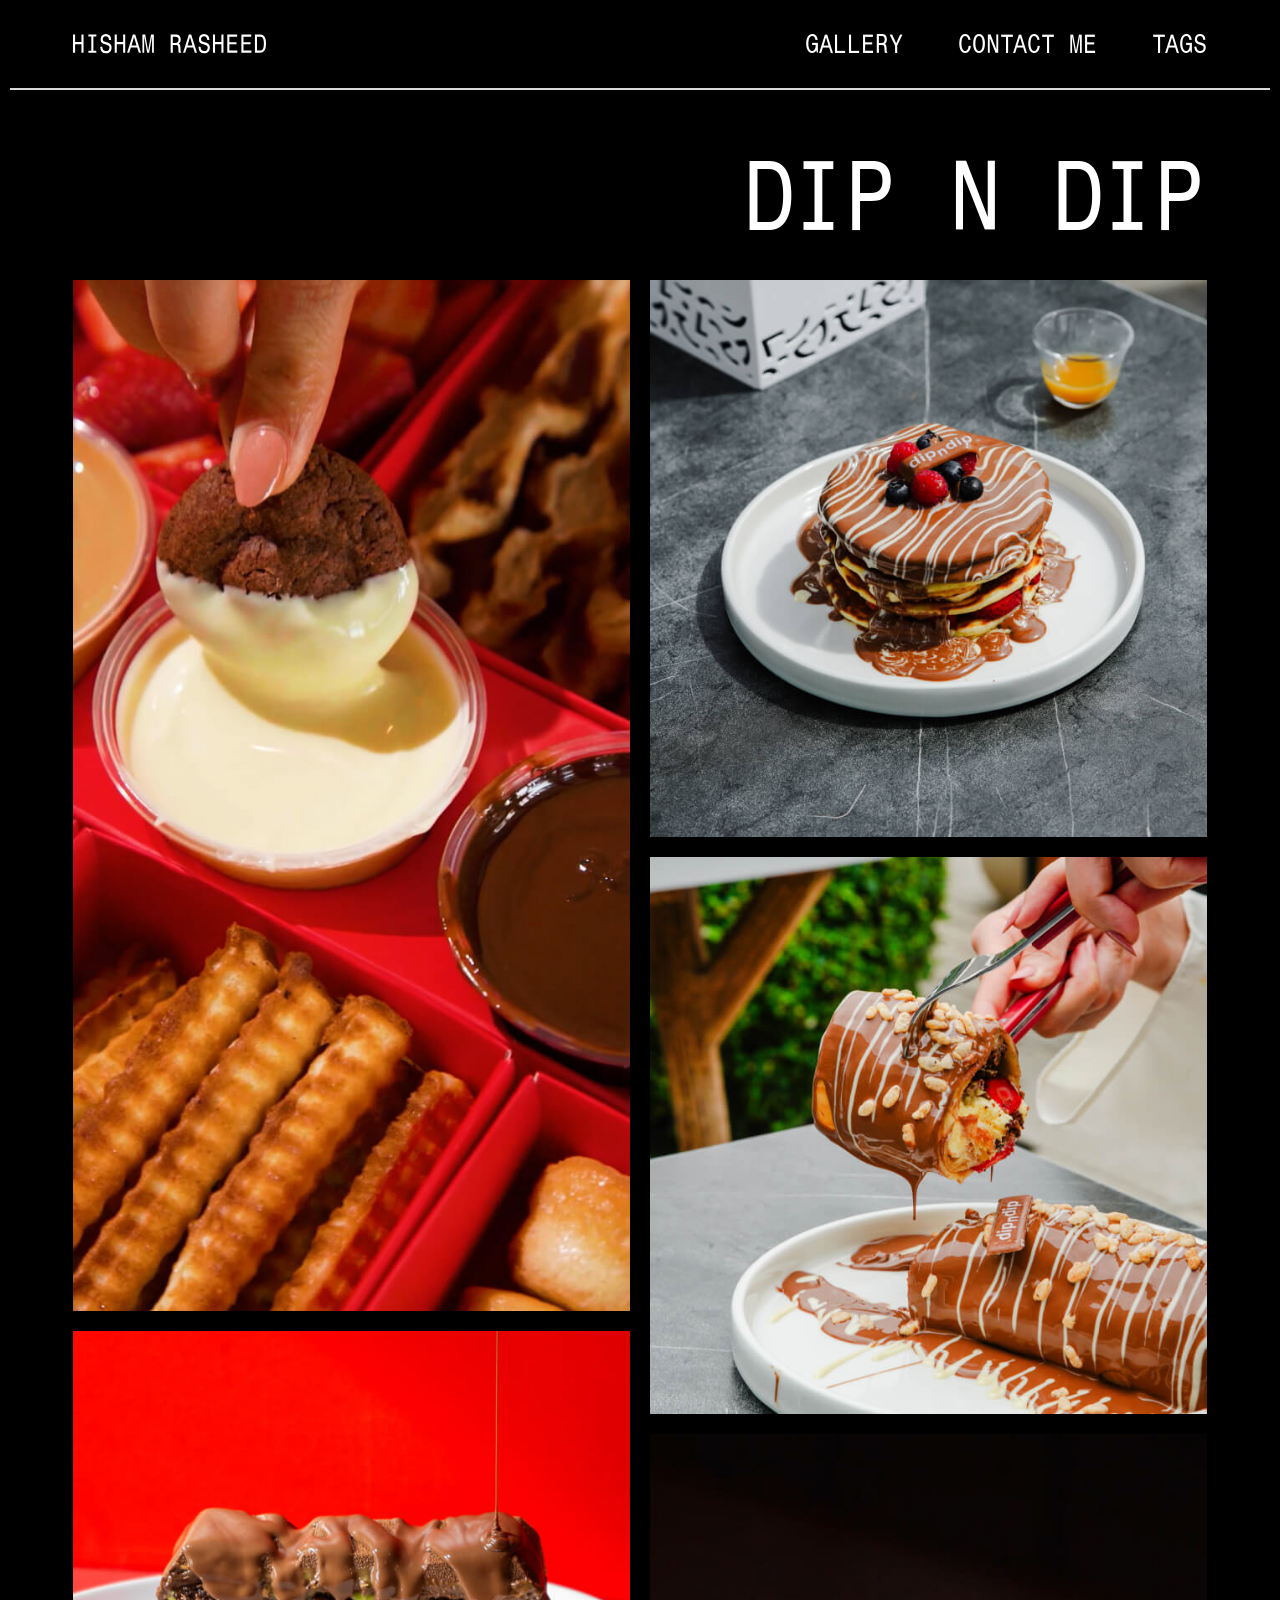
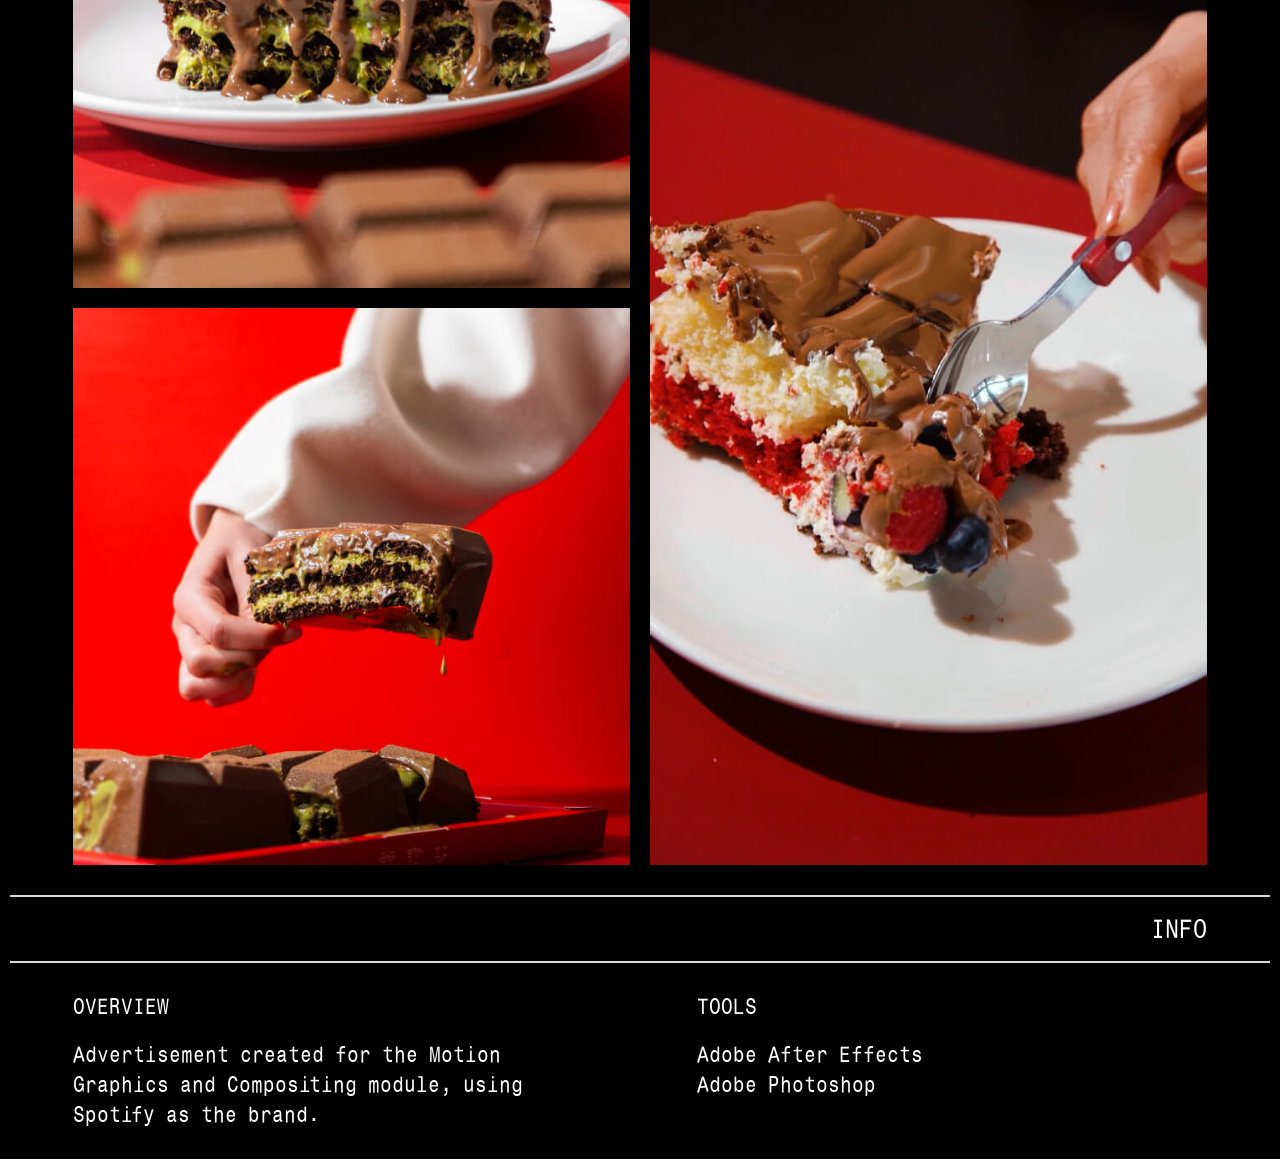
<file: dip-n-dip.html>
<!DOCTYPE html>
<html>

<head>
    <title>Hisham Rasheed</title>
    <meta name="viewport" content="width=device-width, initial-scale=1.0">
    <link rel="icon" href="images/favicon.ico" type="image/x-icon">
    <link
        href="https://fonts.googleapis.com/css2?family=Roboto:ital,wght@0,100;0,300;0,400;0,500;0,700;0,900;1,400;1,500&amp;display=swap"
        rel="stylesheet">
    <!-- <link rel="shortcut icon" type="image/png" href="/static/frontend/images/favicon.ico" /> -->
    <link rel="stylesheet" href="fonts/fonts.css">
    <link rel="stylesheet" href="css/aos.css">
        <link rel="stylesheet" href="css/jquery.fancybox.min.css">
    <link rel="stylesheet" href="css/style.css">
    <link rel="stylesheet" href="css/responsive.css">

</head>

<body>
  

    <div class="header">
        <div class="container">

            
    <div class="header-inner">
                <div class="logo-main">
                    <a href="index.html">
                    <img src="images/logo.svg">
                    </a>
                </div>

                <button type="button" class="nav-toggle" id="navToggle" aria-expanded="false" aria-controls="site-nav" aria-label="Open menu">
                    <span class="nav-toggle__bar" aria-hidden="true"></span>
                    <span class="nav-toggle__bar" aria-hidden="true"></span>
                    <span class="nav-toggle__bar" aria-hidden="true"></span>
                </button>
                <div class="nav-backdrop" id="navBackdrop" aria-hidden="true"></div>
                <nav id="site-nav">
                    <ul>
                        <li><a href="index.html#gallery">GALLERY</a></li>
                        <li><a href="contact.html">CONTACT ME</a></li>
                        <li><a href="tag.html">TAGS</a></li>
                    </ul>
                </nav>
            </div>
        </div>
    </div>




    <div class="portfolio_main">
 <div class="container">
                <div class="page-title-main">
 <h4>DIP N DIP</h4>
                </div>

                 <div class="video-portfolio">
                <div class="illustartion-portfolio">

                    <div class="illustartion-main">
                                        <ul>
 <li>
                     
                              <div class="illustration-box">
                                      
        <img src="images/dip1.jpg" alt="">
   
                              </div>

                              </li>

                                </li>

                               <div class="illustration-box">
                                       
        <img src="images/dip2.jpg" alt="">
    
                              </div>

                              </li>

                                  <li>
                               <div class="illustration-box">
                                     
        <img src="images/dip3.jpg" alt="">
   
                              </div>

                              </li>
                                        </ul>
                                </div>

                  <div class="illustartion-main">
                           <ul>
                            <li>
                     
                              <div class="illustration-box">
                               <img src="images/dip4.jpg" alt="">
                              </div>

                              </li>

                            


                              <li>
                     
                              <div class="illustration-box">
                                           <img src="images/dip5.jpg" alt="">
                              </div>

                               </li>

                              <li>

                            


                               <div class="illustration-box">
                                                <img src="images/dip6.jpg" alt="">
                              </div>

                              </li>

    


                              
                              
                             
                           </ul>

                           </div>

                              
                </div>
                          
                </div>
                  
            </div>
      
    </div>


    <div class="info-section">
         <div class="info-section-title">
             <div class="container">
                      <h3>INFO</h3>
             </div>
         </div>

         <div class="info-section-content">
          <div class="container">
            <div class="info-section-content-inner">
                      <div class="info-section-left">
                           <div class="info-box">
                            <h4>OVERVIEW</h4>
                            <p>Advertisement created for the Motion Graphics and Compositing module, using Spotify as the brand.</p>
                           </div>

                          
                      </div> 
                       <div class="info-section-right">
                          <div class="info-box">
                            <h4>TOOLS</h4>
                          <ul>         
<li>Adobe After Effects</li>
<li>Adobe Photoshop </li>
                            </ul>
                           </div>
                       </div> 
                       </div>
                        </div> 
         </div>
    </div>
      



</body>

<script src="js/jquery.min.js"></script>
 <script src="js/jquery.fancybox.min.js"></script>
<script src="js/aos.js"></script>
<script src="js/aos-init.js"></script>
<script src="js/site-nav.js"></script>


<script>
  $(document).ready(function() {
    $("[data-fancybox]").fancybox({
      hash: false,
      youtube: {
        controls: 1,
        showinfo: 1
      }
    });
  });
</script>


</html>
</file>
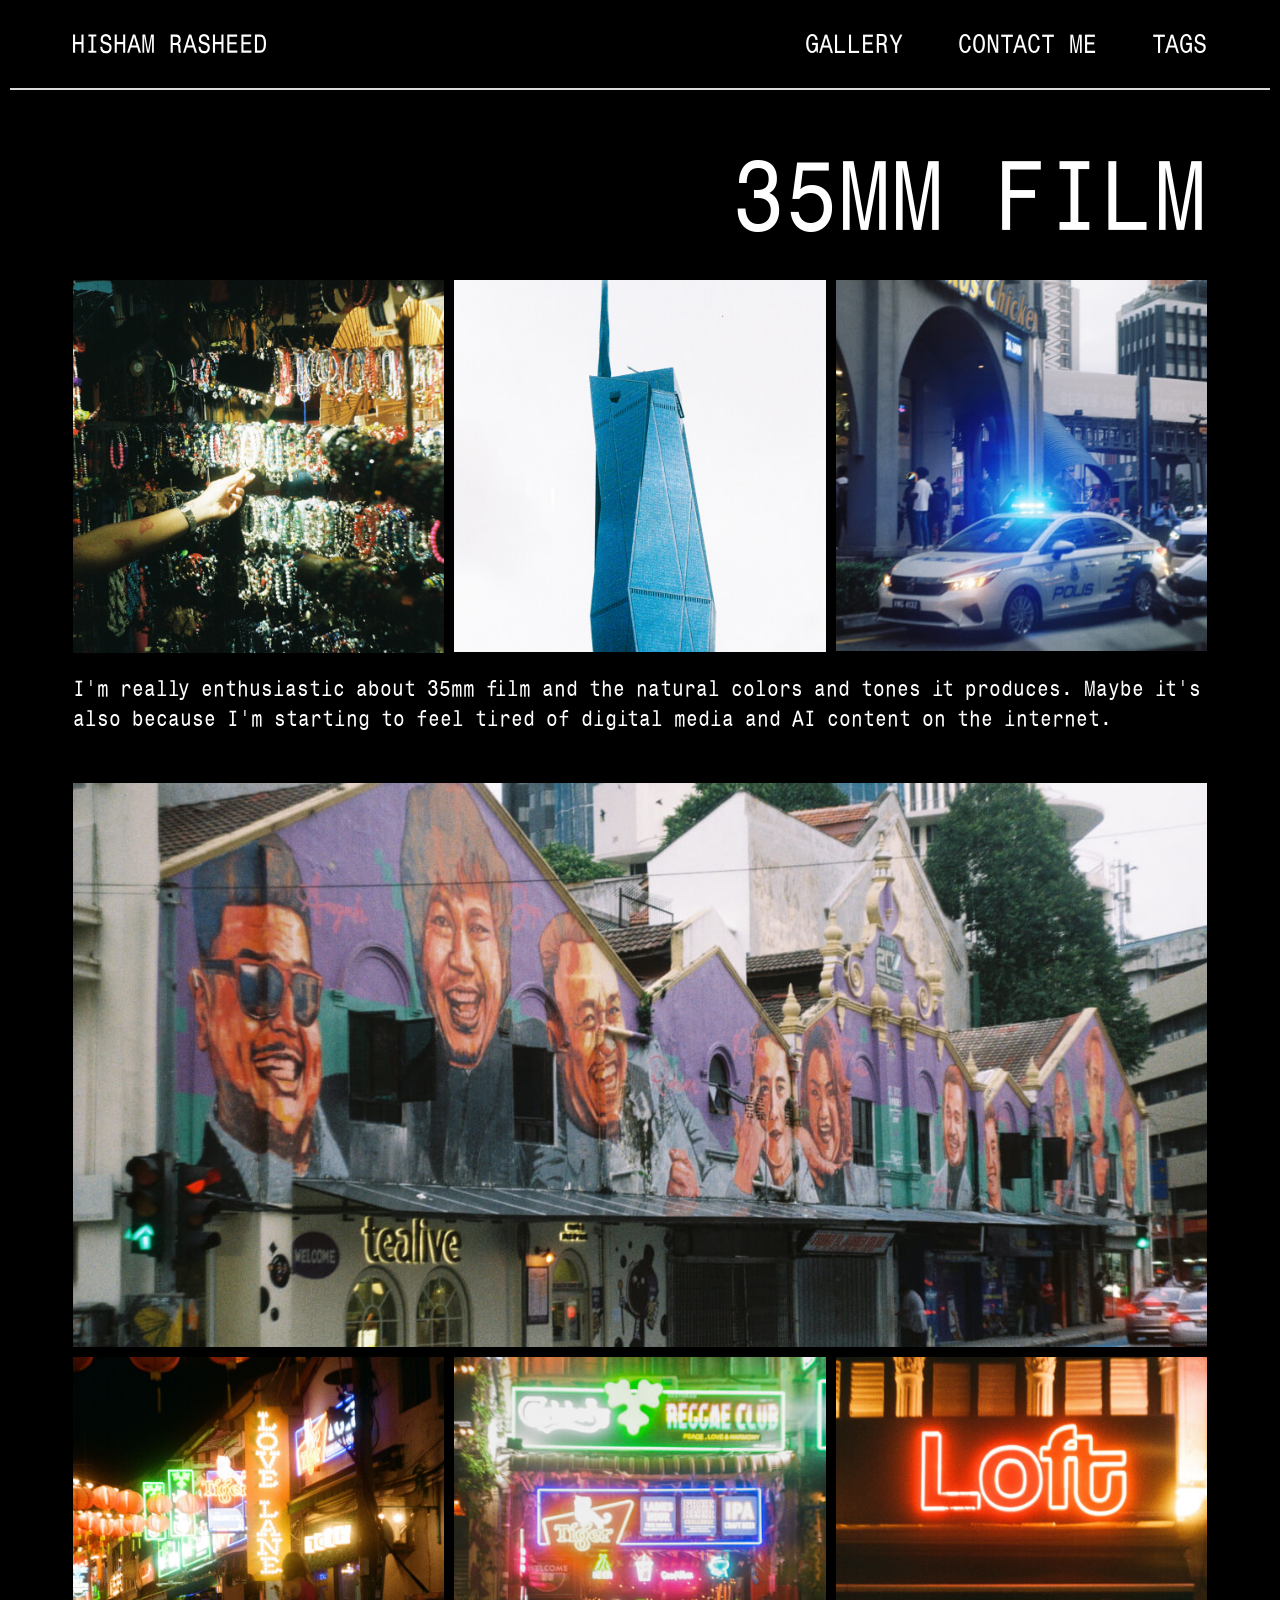
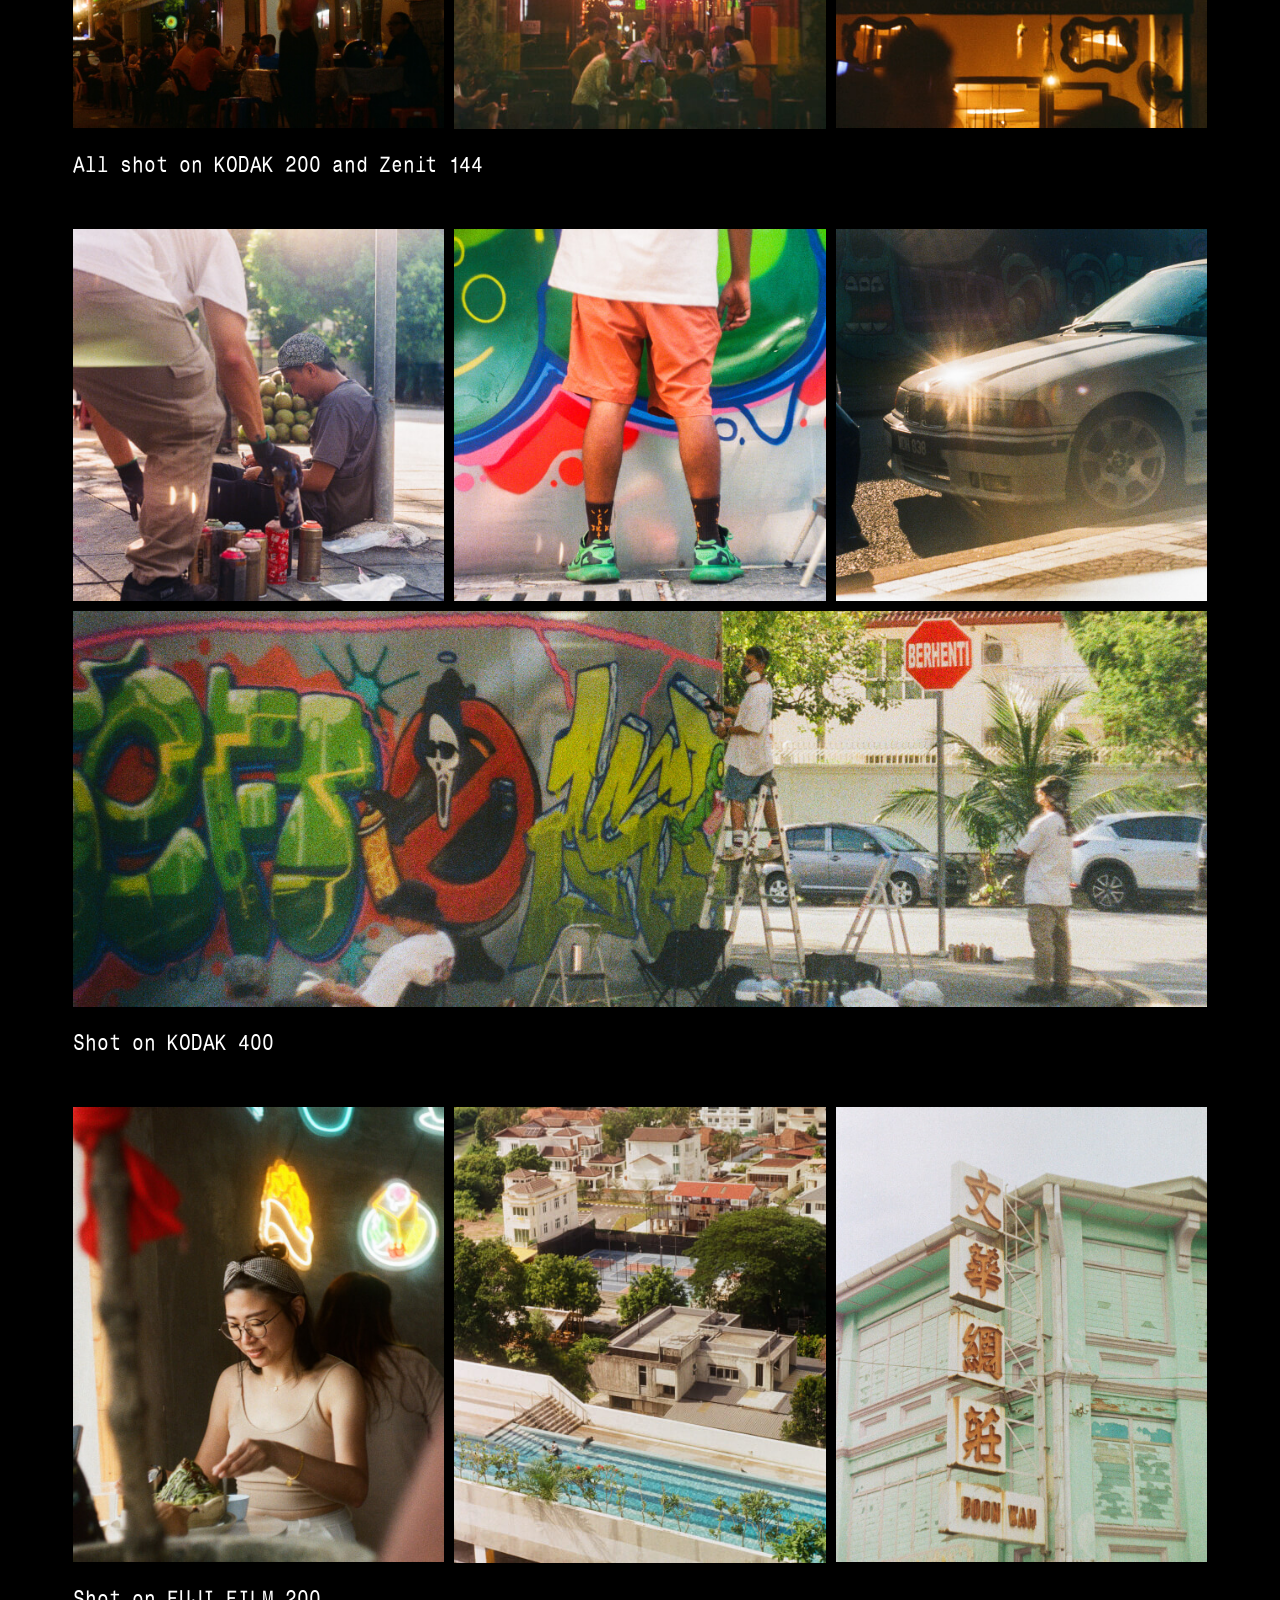
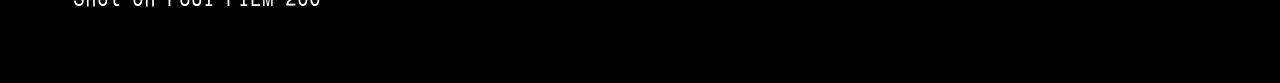
<file: filim.html>
<!DOCTYPE html>
<html>

<head>
    <title>Hisham Rasheed</title>
    <meta name="viewport" content="width=device-width, initial-scale=1.0">
    <link rel="icon" href="images/favicon.ico" type="image/x-icon">
    <link
        href="https://fonts.googleapis.com/css2?family=Roboto:ital,wght@0,100;0,300;0,400;0,500;0,700;0,900;1,400;1,500&amp;display=swap"
        rel="stylesheet">
    <!-- <link rel="shortcut icon" type="image/png" href="/static/frontend/images/favicon.ico" /> -->
    <link rel="stylesheet" href="fonts/fonts.css">
    <link rel="stylesheet" href="css/aos.css">
        <link rel="stylesheet" href="css/jquery.fancybox.min.css">
    <link rel="stylesheet" href="css/style.css">
    <link rel="stylesheet" href="css/responsive.css">

</head>

<body>
  

    <div class="header">
        <div class="container">

            
    <div class="header-inner">
                <div class="logo-main">
                    <a href="index.html">
                    <img src="images/logo.svg">
                    </a>
                </div>

                <button type="button" class="nav-toggle" id="navToggle" aria-expanded="false" aria-controls="site-nav" aria-label="Open menu">
                    <span class="nav-toggle__bar" aria-hidden="true"></span>
                    <span class="nav-toggle__bar" aria-hidden="true"></span>
                    <span class="nav-toggle__bar" aria-hidden="true"></span>
                </button>
                <div class="nav-backdrop" id="navBackdrop" aria-hidden="true"></div>
                <nav id="site-nav">
                    <ul>
                        <li><a href="index.html#gallery">GALLERY</a></li>
                        <li><a href="contact.html">CONTACT ME</a></li>
                        <li><a href="tag.html">TAGS</a></li>
                    </ul>
                </nav>
            </div>
        </div>
    </div>




    <div class="portfolio_main">
 <div class="container">
                <div class="page-title-main">
 <h4>35mm FILM</h4>
                </div>

                

                <div class="filim-portfolio">

                     <div class="filim-portfolio-wrap">

                       <div class="filim-portfolio-third">
                                   <ul>
                                       <li>
                                        <div class="filim-portfolio-single">
                            
<img src="images/filim06.jpg" alt="">

                                        </div>
                                       </li>

                                         <li>
                                        <div class="filim-portfolio-single">
                                          
<img src="images/filim07.jpg" alt="">

                                        </div>
                                       </li>


                                         <li>
                                        <div class="filim-portfolio-single">
                                   
<img src="images/filim08.jpg" alt="">

                                        </div>
                                       </li>
                                   </ul>
                       </div>

                        <div class="filim-portfolio-content">
                              <p>I'm really enthusiastic about 35mm film and the natural colors and tones it produces. Maybe it's also because I'm starting to feel tired of digital media and AI content on the internet.</p>
                              </div>

                              </div>




                    <div class="filim-portfolio-wrap">
                            <div class="filim-portfolio-banner">
                                
                                
<img src="images/filim-banner1.jpg" alt="">

                             
                            </div>


                    

                       <div class="filim-portfolio-third">
                                   <ul>
                                       <li>
                                        <div class="filim-portfolio-single">
                                      
<img src="images/filim02.jpg" alt="">

                                        </div>
                                       </li>

                                         <li>
                                        <div class="filim-portfolio-single">
                                             
<img src="images/filim03.jpg" alt="">

                                        </div>
                                       </li>


                                         <li>
                                        <div class="filim-portfolio-single">
                                            
<img src="images/filim04.jpg" alt="">

                                        </div>
                                       </li>
                                   </ul>
                       </div>

                        <div class="filim-portfolio-content">
                              <p>All shot on KODAK 200 and Zenit 144</p>
                              </div>

                              </div>


                              
                    <div class="filim-portfolio-wrap">
                       


                    

                       <div class="filim-portfolio-third">
                                   <ul>
                                       <li>
                                        <div class="filim-portfolio-single">
                                         
<img src="images/filim09.jpg" alt="">

                                        </div>
                                       </li>

                                         <li>
                                        <div class="filim-portfolio-single">
                                        
<img src="images/filim10.jpg" alt="">

                                        </div>
                                       </li>


                                         <li>
                                        <div class="filim-portfolio-single">
                                              
<img src="images/filim11.jpg" alt="">

                                        </div>
                                       </li>
                                   </ul>
                       </div>

                            <div class="filim-portfolio-banner">
                                
                                       
<img src="images/filim12.jpg" alt="">

                             
                            </div>

                        <div class="filim-portfolio-content">
                              <p>Shot on KODAK 400</p>
                              </div>

                              </div>


                               <div class="filim-portfolio-wrap">
                       


                    

                       <div class="filim-portfolio-third">
                                   <ul>
                                       <li>
                                        <div class="filim-portfolio-single">
                                      
<img src="images/filim13.jpg" alt="">

                                        </div>
                                       </li>

                                         <li>
                                        <div class="filim-portfolio-single">
                                         
<img src="images/filim14.jpg" alt="">

                                        </div>
                                       </li>


                                         <li>
                                        <div class="filim-portfolio-single">
                                             
<img src="images/filim15.jpg" alt="">

                                        </div>
                                       </li>
                                   </ul>
                       </div>

                            

                        <div class="filim-portfolio-content">
                              <p>Shot on FUJI FILM 200</p>
                              </div>

                              </div>
                      
                  
            </div>
      
    </div>


</body>

<script src="js/jquery.min.js"></script>
 <script src="js/jquery.fancybox.min.js"></script>
<script src="js/aos.js"></script>
<script src="js/aos-init.js"></script>
<script src="js/site-nav.js"></script>


<script>
  $(document).ready(function() {
    $("[data-fancybox]").fancybox({
      hash: false,
      youtube: {
        controls: 1,
        showinfo: 1
      },
      beforeClose: function () {
        $(".fancybox-content video").each(function () {
          this.pause();
        });
      }
    });
  });
</script>


</html>
</file>
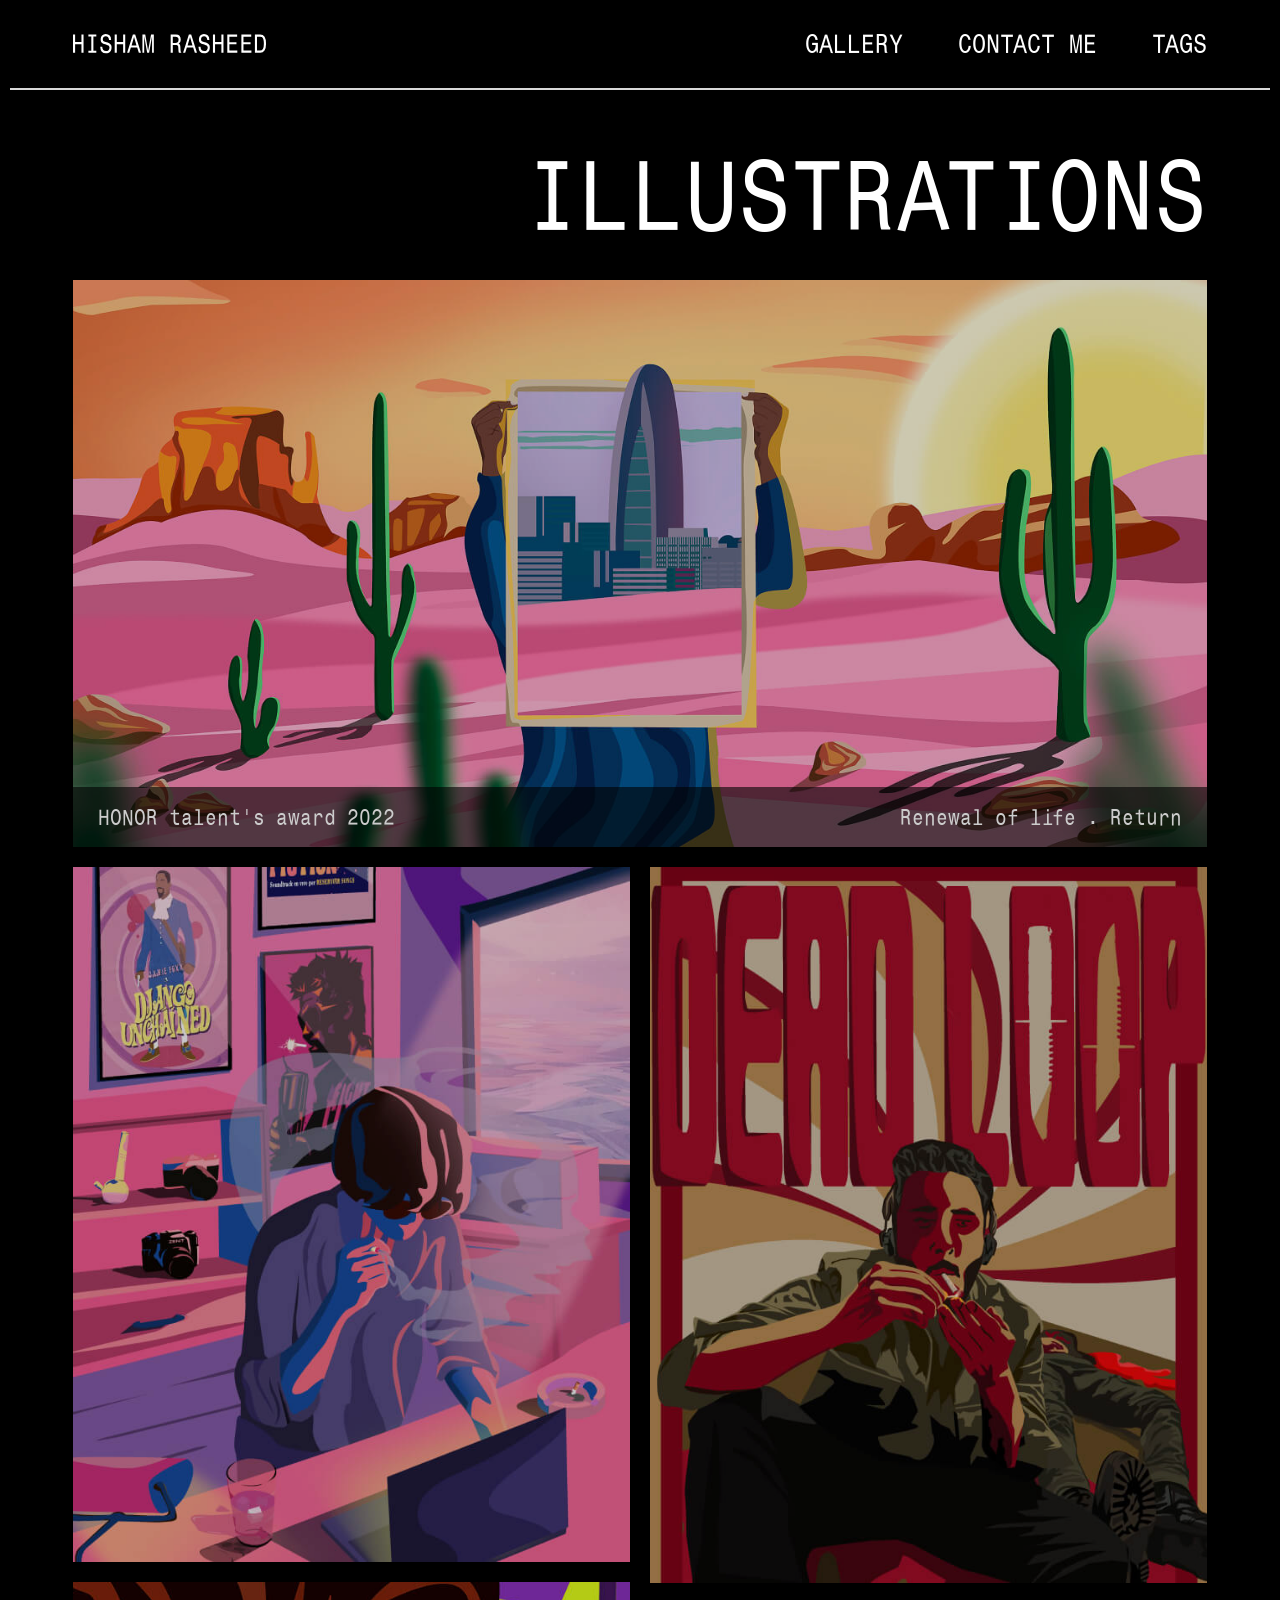
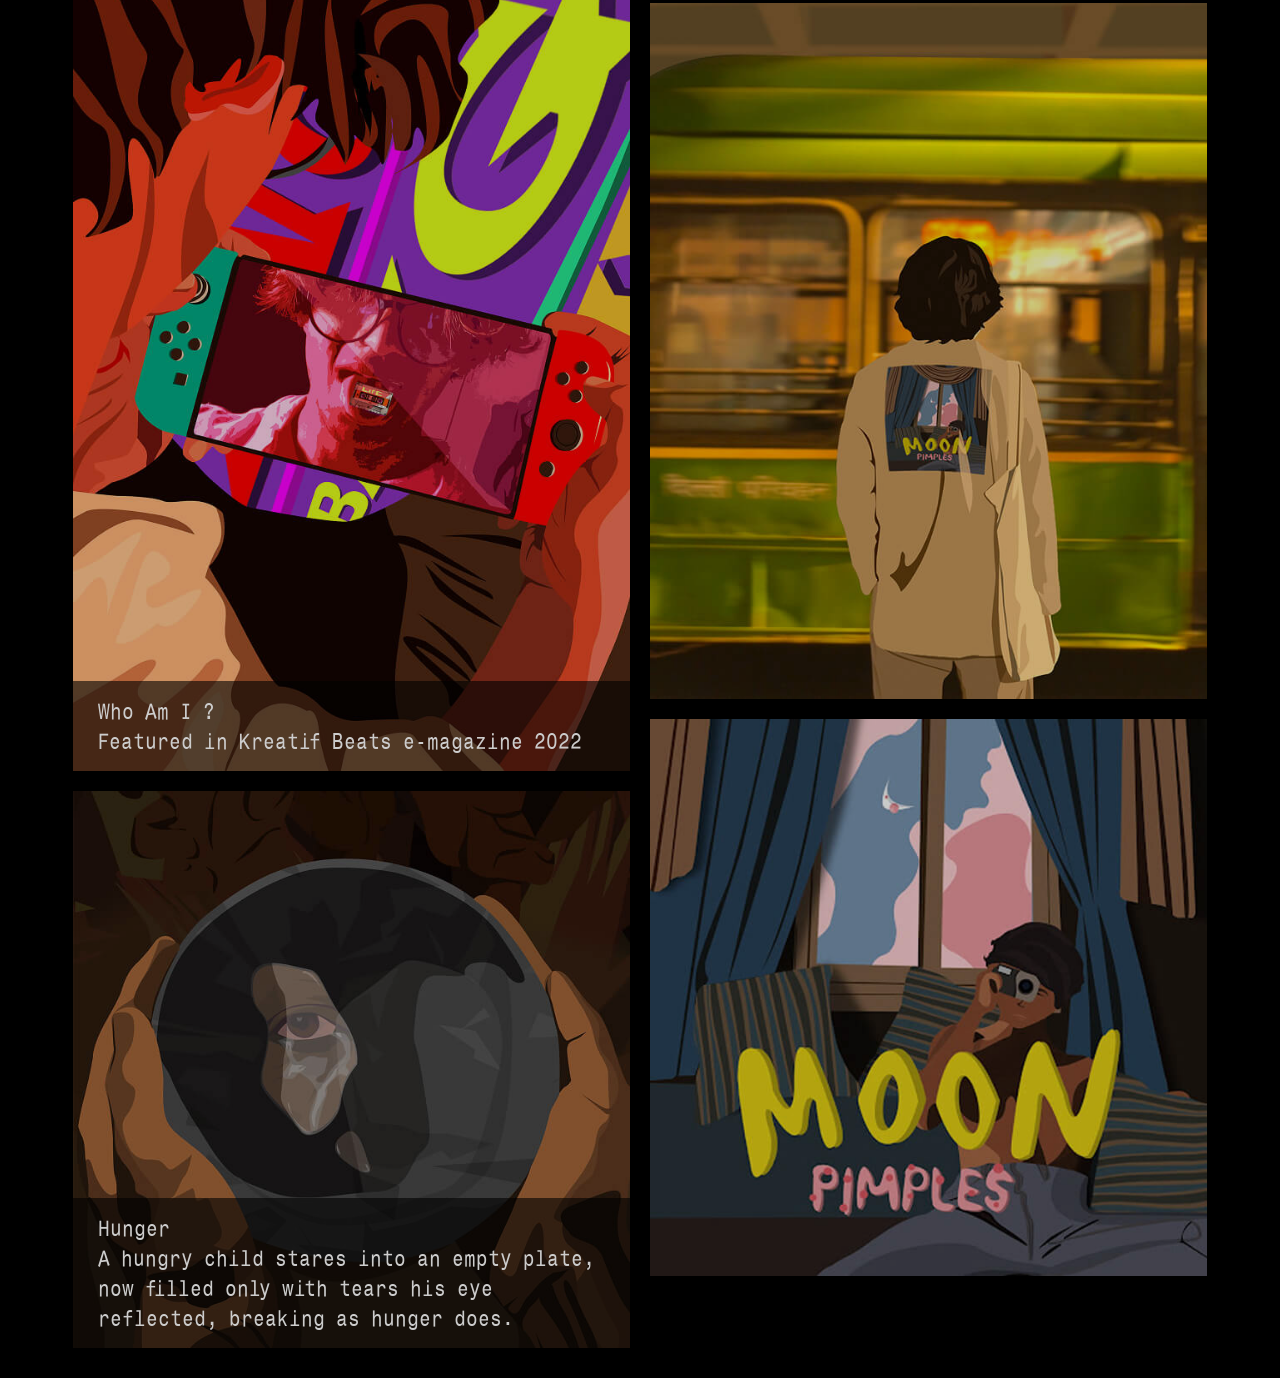
<file: illustrations.html>
<!DOCTYPE html>
<html>

<head>
    <title>Hisham Rasheed</title>
    <meta name="viewport" content="width=device-width, initial-scale=1.0">
    <link rel="icon" href="images/favicon.ico" type="image/x-icon">
    <link
        href="https://fonts.googleapis.com/css2?family=Roboto:ital,wght@0,100;0,300;0,400;0,500;0,700;0,900;1,400;1,500&amp;display=swap"
        rel="stylesheet">
    <!-- <link rel="shortcut icon" type="image/png" href="/static/frontend/images/favicon.ico" /> -->
    <link rel="stylesheet" href="fonts/fonts.css">
    <link rel="stylesheet" href="css/aos.css">
        <link rel="stylesheet" href="css/jquery.fancybox.min.css">
    <link rel="stylesheet" href="css/style.css">
    <link rel="stylesheet" href="css/responsive.css">

</head>

<body>
  

    <div class="header">
        <div class="container">

            
    <div class="header-inner">
                <div class="logo-main">
                    <a href="index.html">
                    <img src="images/logo.svg">
                    </a>
                </div>

                <button type="button" class="nav-toggle" id="navToggle" aria-expanded="false" aria-controls="site-nav" aria-label="Open menu">
                    <span class="nav-toggle__bar" aria-hidden="true"></span>
                    <span class="nav-toggle__bar" aria-hidden="true"></span>
                    <span class="nav-toggle__bar" aria-hidden="true"></span>
                </button>
                <div class="nav-backdrop" id="navBackdrop" aria-hidden="true"></div>
                <nav id="site-nav">
                    <ul>
                        <li><a href="index.html#gallery">GALLERY</a></li>
                        <li><a href="contact.html">CONTACT ME</a></li>
                        <li><a href="tag.html">TAGS</a></li>
                    </ul>
                </nav>
            </div>
        </div>
    </div>




    <div class="portfolio_main">
 <div class="container">
                <div class="page-title-main">
 <h4>Illustrations</h4>
                </div>

                 <div class="video-portfolio-banner">
                     <a  href="images/illustration1.jpg" data-fancybox="gallery">
<img src="images/illustration1.jpg" alt="">
        <div class="illustration-content">
          <p>HONOR talent's award 2022</p>  <p>Renewal of life . Return</p>
        </div>
</a>
                  </div>

                <div class="illustartion-portfolio">
                  <div class="illustartion-main">
                           <ul>
                            <li>
                     
                              <div class="illustration-box">
                                          <a href="images/illustration02.jpg" data-fancybox="gallery">
        <img src="images/illustration02.jpg" alt="">
    </a>
                              </div>

                              </li>

                            


                              <li>
                     
                              <div class="illustration-box">
                                          <a href="images/illustration04.jpg" data-fancybox="gallery">
        <img src="images/illustration04.jpg" alt="">

               <div class="illustration-box-content">
                   <p>Who Am I ?<br/> Featured in Kreatif Beats e-magazine 2022</p>
               </div>

    </a>
                              </div>

                               </li>

                              <li>

                            


                               <div class="illustration-box">
                                          <a href="images/illustration06.jpg" data-fancybox="gallery">
        <img src="images/illustration06.jpg" alt="">
           <div class="illustration-box-content">
                   <p>Hunger <br/> A hungry child stares into an empty plate, now filled only with tears his eye reflected, breaking as hunger does.</p>
               </div>
    </a>
                              </div>

                              </li>

    


                              
                              
                             
                           </ul>

                           </div>

                                <div class="illustartion-main">
                                        <ul>
 <li>
                     
                              <div class="illustration-box">
                                          <a href="images/illustration03.jpg" data-fancybox="gallery">
        <img src="images/illustration03.jpg" alt="">
    </a>
                              </div>

                              </li>

                                </li>

                               <div class="illustration-box">
                                          <a href="images/illustration05.jpg" data-fancybox="gallery">
        <img src="images/illustration05.jpg" alt="">
    </a>
                              </div>

                              </li>

                                  <li>
                               <div class="illustration-box">
                                          <a href="images/illustration07.jpg" data-fancybox="gallery">
        <img src="images/illustration07.jpg" alt="">
    </a>
                              </div>

                              </li>
                                        </ul>
                                </div>
                </div>
                  
            </div>
      
    </div>


</body>

<script src="js/jquery.min.js"></script>
 <script src="js/jquery.fancybox.min.js"></script>
<script src="js/aos.js"></script>
<script src="js/aos-init.js"></script>
<script src="js/site-nav.js"></script>


<script>
  $(document).ready(function() {
    $("[data-fancybox]").fancybox({
      hash: false,
      youtube: {
        controls: 1,
        showinfo: 1
      }
    });
  });
</script>


</html>
</file>
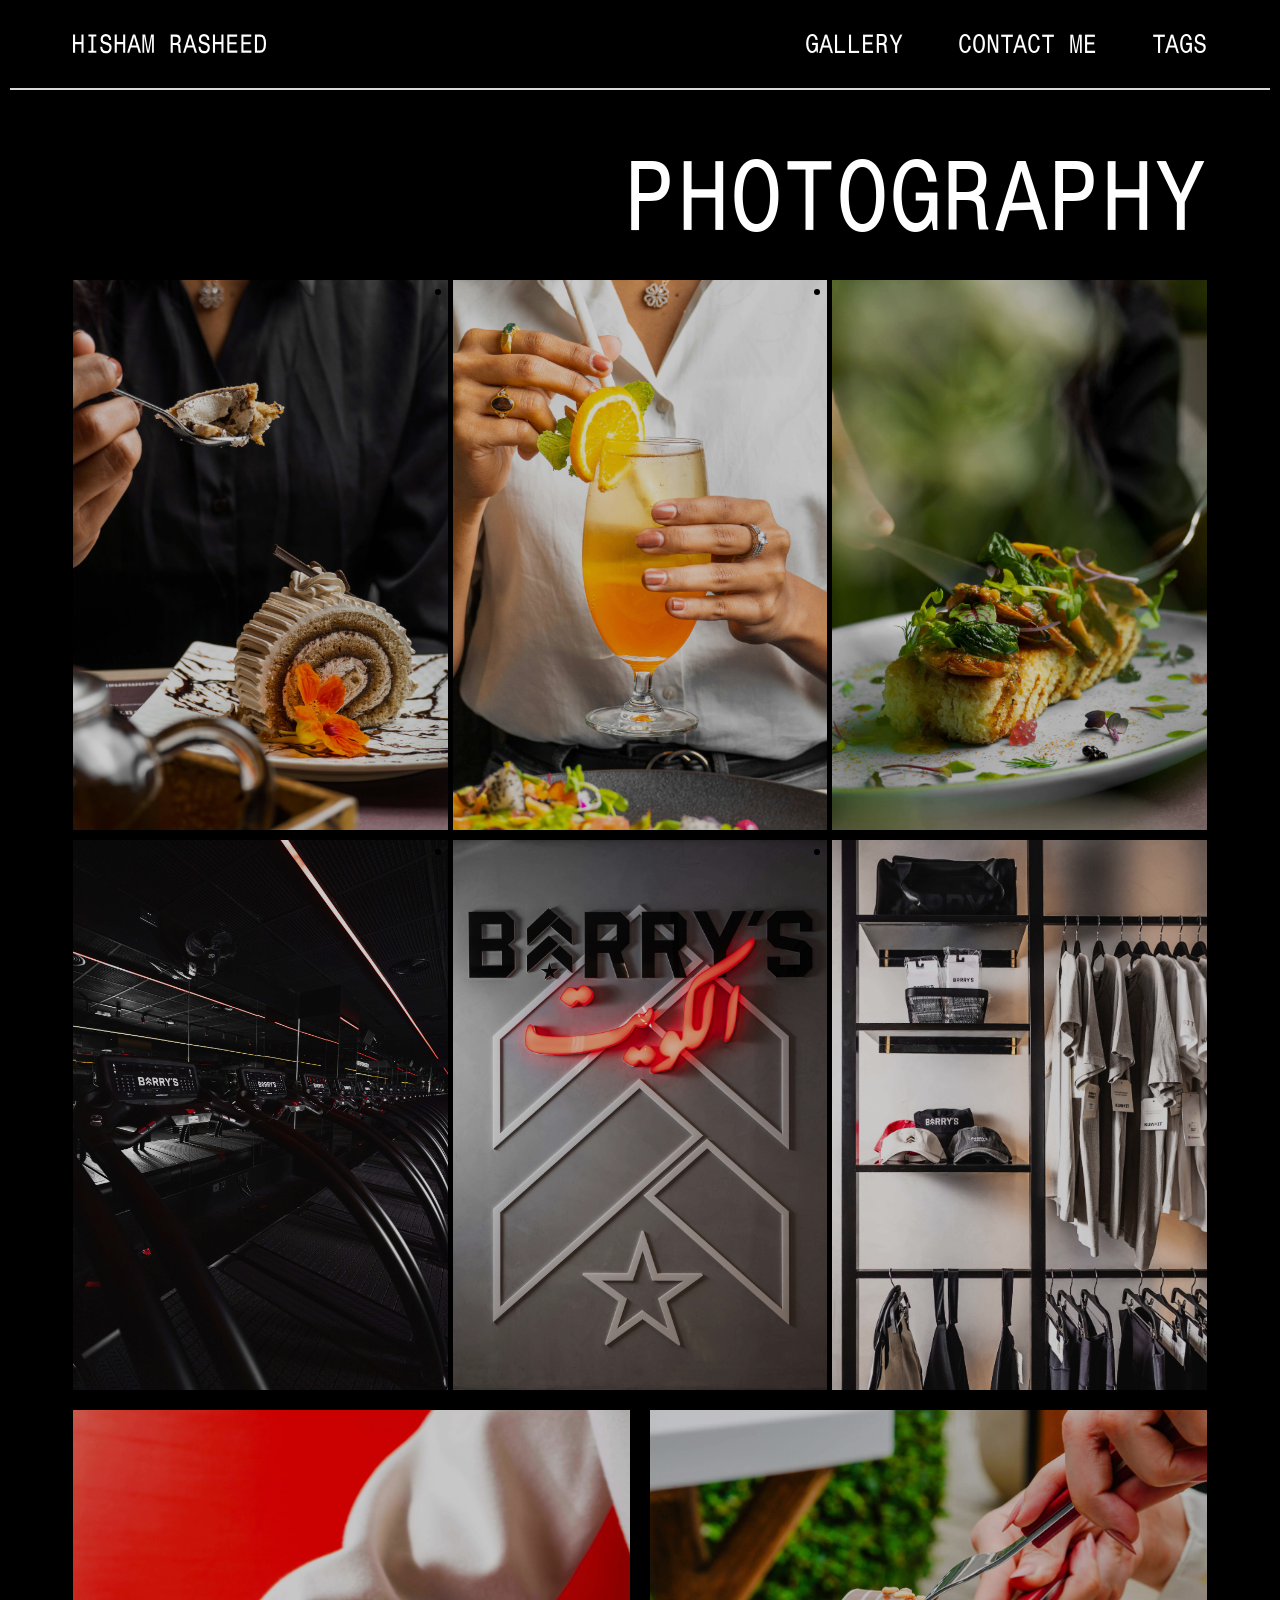
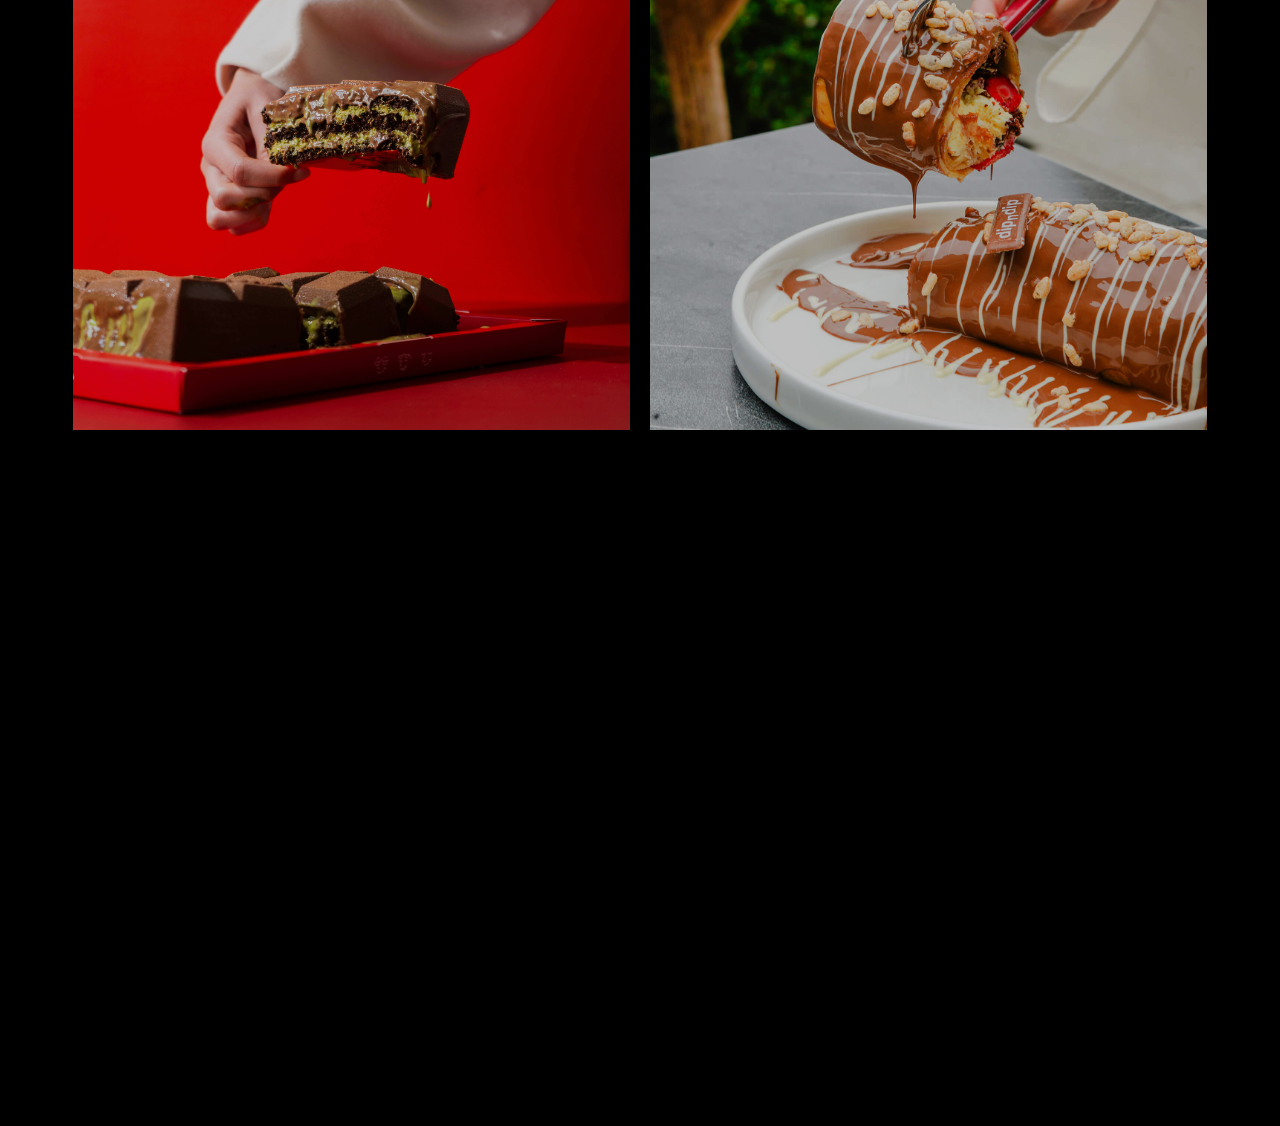
<file: photography.html>
<!DOCTYPE html>
<html>

<head>
    <title>Hisham Rasheed</title>
    <meta name="viewport" content="width=device-width, initial-scale=1.0">
    <link rel="icon" href="images/favicon.ico" type="image/x-icon">
    <link
        href="https://fonts.googleapis.com/css2?family=Roboto:ital,wght@0,100;0,300;0,400;0,500;0,700;0,900;1,400;1,500&amp;display=swap"
        rel="stylesheet">
    <!-- <link rel="shortcut icon" type="image/png" href="/static/frontend/images/favicon.ico" /> -->
    <link rel="stylesheet" href="fonts/fonts.css">
    <link rel="stylesheet" href="css/aos.css">
        <link rel="stylesheet" href="css/jquery.fancybox.min.css">
    <link rel="stylesheet" href="css/style.css">
    <link rel="stylesheet" href="css/responsive.css">

</head>

<body>
  

    <div class="header">
        <div class="container">

            
    <div class="header-inner">
                <div class="logo-main">
                    <a href="index.html">
                    <img src="images/logo.svg">
                    </a>
                </div>

                <button type="button" class="nav-toggle" id="navToggle" aria-expanded="false" aria-controls="site-nav" aria-label="Open menu">
                    <span class="nav-toggle__bar" aria-hidden="true"></span>
                    <span class="nav-toggle__bar" aria-hidden="true"></span>
                    <span class="nav-toggle__bar" aria-hidden="true"></span>
                </button>
                <div class="nav-backdrop" id="navBackdrop" aria-hidden="true"></div>
                <nav id="site-nav">
                    <ul>
                        <li><a href="index.html#gallery">GALLERY</a></li>
                        <li><a href="contact.html">CONTACT ME</a></li>
                        <li><a href="tag.html">TAGS</a></li>
                    </ul>
                </nav>
            </div>
        </div>
    </div>




    <div class="portfolio_main">
 <div class="container">
                <div class="page-title-main">
 <h4>PHOTOGRAPHY</h4>
                </div>

                <div class="video-portfolio">
                  
                           <ul class="three-grid">
                          

                             <li>
                     
                              <div class="photo-box">
                                          <a href="images/photo2.jpg" data-fancybox="gallery">
        <img src="images/photo2.jpg" alt="">
    </a>
                              </div>

                              </li>


                                <li>
                     
                              <div class="photo-box">
                                          <a href="images/photo1.jpg" data-fancybox="gallery">
        <img src="images/photo1.jpg" alt="">
    </a>
                              </div>

                              </li>


                              <li>
                     
                              <div class="photo-box">
                                          <a href="images/photo3.jpg" data-fancybox="gallery">
        <img src="images/photo3.jpg" alt="">
    </a>
                              </div>

                              </li>



                               <li>
                     
                              <div class="photo-box">
                                          <a href="images/photo6.jpg" data-fancybox="gallery">
        <img src="images/photo6.jpg" alt="">
    </a>
                              </div>

                              </li>

                                <li>
                     
                              <div class="photo-box">
                                          <a href="images/photo4.jpg" data-fancybox="gallery">
        <img src="images/photo4.jpg" alt="">
    </a>
                              </div>

                              </li>


                                <li>
                     
                              <div class="photo-box">
                                          <a href="images/photo5.jpg" data-fancybox="gallery">
        <img src="images/photo5.jpg" alt="">
    </a>
                              </div>

                              </li>


            
                           </ul>



                            <ul>
                       


                               <li>
                     
                              <div class="photo-box">
                                          <a href="images/photo7.jpg" data-fancybox="gallery">
        <img src="images/photo7.jpg" alt="">
    </a>
                              </div>

                              </li>



                               <li>
                     
                              <div class="photo-box">
                                          <a href="images/photo8.jpg" data-fancybox="gallery">
        <img src="images/photo8.jpg" alt="">
    </a>
                              </div>

                              </li>



                               <li>
                     
                              <div class="photo-box">
                                          <a href="images/photo9.png" data-fancybox="gallery">
        <img src="images/photo9.png" alt="">
    </a>
                              </div>

                              </li>



                               <li>
                     
                              <div class="photo-box">
                                          <a href="images/photo10.png" data-fancybox="gallery">
        <img src="images/photo10.png" alt="">
    </a>
                              </div>

                              </li>



                              
                             
                           </ul>
                </div>
                  
            </div>
      
    </div>


</body>

<script src="js/jquery.min.js"></script>
 <script src="js/jquery.fancybox.min.js"></script>
<script src="js/aos.js"></script>
<script src="js/aos-init.js"></script>
<script src="js/site-nav.js"></script>


<script>
  $(document).ready(function() {
    $("[data-fancybox]").fancybox({
      hash: false,
      youtube: {
        controls: 1,
        showinfo: 1
      }
    });
  });
</script>


</html>
</file>
<file: fonts/fonts.css>
@font-face {
    font-family: 'monospacetypewriterregular';
    src: url('monospacetypewriter-webfont.eot');
    src: url('monospacetypewriter-webfont.eot?#iefix') format('embedded-opentype'),
         url('monospacetypewriter-webfont.woff2') format('woff2'),
         url('monospacetypewriter-webfont.woff') format('woff'),
         url('monospacetypewriter-webfont.ttf') format('truetype');
    font-weight: normal;
    font-style: normal;

}



@font-face {
    font-family: 'dotimpactregular';
    src: url('mpf_dotimpact-webfont.eot');
    src: url('mpf_dotimpact-webfont.eot?#iefix') format('embedded-opentype'),
         url('mpf_dotimpact-webfont.woff2') format('woff2'),
         url('mpf_dotimpact-webfont.woff') format('woff'),
         url('mpf_dotimpact-webfont.ttf') format('truetype');
    font-weight: normal;
    font-style: normal;

}
</file>
<file: css/style.css>
body{
    margin: 0px;
    padding: 0px;
  font-family: 'monospacetypewriterregular';
    overflow-x: hidden;
    background-color: #000;
}

/* Tiny scrollbar (Chrome/Edge/Safari + Firefox) */
html{
    scrollbar-width: thin;
    scrollbar-color: rgba(255, 242, 0, 0.55) rgba(255, 255, 255, 0.08);
    scrollbar-gutter: stable both-edges;
}

/* WebKit browsers */
::-webkit-scrollbar{
    width: 8px;
    height: 8px;
}
::-webkit-scrollbar-track{
    background: rgba(255, 255, 255, 0.06);
}
::-webkit-scrollbar-thumb{
    background: rgba(255, 242, 0, 0.45);
    border-radius: 10px;
    border: 2px solid rgba(0, 0, 0, 0.6);
}

[data-aos="fade-up"]{
      transform: translate3d(0, 56px, 0);
}

[data-aos^="fade"]{
      transition-timing-function: cubic-bezier(0.19, 1, 0.32, 1);
}

@media (prefers-reduced-motion: reduce){
      [data-aos]{
            transition: none !important;
            transform: none !important;
            opacity: 1 !important;
      }

      body:not(.page-tags):not(.page-contact) .page-title-main{
            animation: none;
            opacity: 1;
            transform: none;
      }
}

.page-loader{
    position: fixed;
    inset: 0;
    z-index: 10000;
    display: flex;
    align-items: center;
    justify-content: center;
    background-color: #000;
    transition: opacity 0.55s cubic-bezier(0.22, 1, 0.36, 1), visibility 0s linear 0.55s;
}

.page-loader.page-loader--done{
    opacity: 0;
    visibility: hidden;
    pointer-events: none;
}

.page-loader__bars{
    display: flex;
    align-items: flex-end;
    gap: 10px;
    height: 44px;
}

.page-loader__bars span{
    display: block;
    width: 7px;
    height: 100%;
    background-color: #FFF200;
    transform-origin: center bottom;
    animation: page-loader-bar 0.85s ease-in-out infinite;
}

.page-loader__bars span:nth-child(2){
    animation-delay: 0.14s;
}

.page-loader__bars span:nth-child(3){
    animation-delay: 0.28s;
}

@keyframes page-loader-bar{
    0%, 100%{
        transform: scaleY(0.35);
        opacity: 0.45;
    }
    50%{
        transform: scaleY(1);
        opacity: 1;
    }
}

@media (prefers-reduced-motion: reduce){
    .page-loader__bars span{
        animation: none;
        transform: scaleY(1);
        opacity: 1;
    }
}


.body-nomargin{
    margin-top: 0px;
}


h1, h2, h3, h4, h5, h6, p{
    margin: 0px;
    padding: 0px;
    line-height: normal;
    font-weight: 400;
  font-family: 'monospacetypewriterregular';
}

a{
    text-decoration: none !important;
    color: #000;
}

ul{
    margin: 0px;
    padding: 0px;
}

.scroll-container {
  overflow: auto;           /* or overflow-y: scroll */
  scrollbar-width: none;    /* Firefox */
  -ms-overflow-style: none; /* IE and Edge */
}

.scroll-container::-webkit-scrollbar {
  display: none;            /* Chrome, Safari, Opera */
}

img{
    display: block;
}

/*.clearfix {
    overflow: auto;
  }*/

  p{
 font-family: 'monospacetypewriterregular';
    font-weight: 400;
    font-size: 20px;
    line-height: 30px;
    margin-bottom: 15px;
    color: #fff;
  }

  p:last-child{
    margin-bottom: 0;
  }

.clearfix::after {
    content: "";
    clear: both;
    display: table;
}

img{
    width: auto;
    max-width: 100%;
}


  
  .container{
      width: 100%;
      max-width: 90%;
      margin: 0 auto;
  }

.main-banner{
       width: 100%;
       height: auto;
}


.footer{
       width: 100%;
       text-align: center;
       position: static;
       bottom: 0;
       z-index: 5;
}

.footer h3{
        font-size: 24px;
        color: #fff;
        padding: 25px 0;
        background-color: #000;
}

.header{
       width: 100%;
       height: auto;
       padding: 30px 0px;
       position: relative;
       top: 0px;
       left: 0px;
       z-index: 99;
       background-color: #000;

}

.logo-main{
    float: left;
    max-width: 260px;
}

nav{
       display: block;
       float: right;
       margin-left: auto;
}

nav ul{
       display: flex;
       flex-wrap: wrap;
}

nav ul li{
    margin-left: 55px;
    list-style: none;
}

nav ul li a{
  font-family: 'monospacetypewriterregular';
    line-height: 28px;
    font-size: 24px;
    text-transform: uppercase;
    color: #fff;
    -webkit-transition: all 0.2s ease-in-out;
    -moz-transition: all 0.2s ease-in-out;
    transition: all 0.2s ease-in-out;
}

.flex{
     display: flex;
     flex-wrap: wrap;
}

nav ul li a:hover{
     color: #FFF200;
}

.header-inner{
       width: 100%;
       display: flex;
       flex-wrap: wrap;
       align-items: center;
}

.nav-toggle,
.nav-backdrop{
    display: none;
}

.nav-toggle{
    flex-direction: column;
    justify-content: center;
    align-items: center;
    gap: 6px;
    width: 44px;
    height: 44px;
    padding: 0;
    border: none;
    background: transparent;
    cursor: pointer;
    color: #fff;
    -webkit-tap-highlight-color: transparent;
}

.nav-toggle:focus-visible{
    outline: 2px solid #FFF200;
    outline-offset: 4px;
}

.nav-toggle__bar{
    display: block;
    width: 26px;
    height: 2px;
    background-color: currentColor;
    transition: transform 0.25s ease, opacity 0.25s ease;
}

body.nav-open .nav-toggle__bar:nth-child(1){
    transform: translateY(8px) rotate(45deg);
}

body.nav-open .nav-toggle__bar:nth-child(2){
    opacity: 0;
}

body.nav-open .nav-toggle__bar:nth-child(3){
    transform: translateY(-8px) rotate(-45deg);
}

.main-banner{
    width: 100%;
       height: calc(100vh - 160px);
    overflow: hidden;
    position: relative;
    display: flex;
    align-items: center;
}

.main-banner-inner{
       width: 100%;
       max-width: 1400px;
       display: flex;
       flex-wrap: wrap;
       justify-content: flex-end;
       margin: 0 auto;
       position: relative;
}

.profile-name{
    position: absolute;
    top: -30px;
    bottom: 0;
    margin: auto;
    left: 0;
        height: max-content;
        width: 100%;
        z-index: 5;
       
}

.profile-name h2{
     font-family: 'dotimpactregular';
     text-transform: uppercase;
       font-size: 230px;
       line-height: 80%;
       color: #fff;
}

.profile-name h2 .hero-char{
      color: #fff;
}

.profile-name h2 .word-second .hero-char,
.profile-name h2 .word-third .hero-char{
      color: #FFF200;
}

.hero-char{
      display: inline-block;
      opacity: 0;
      transform: translateY(0.45em);
}

body.preloader-done .hero-char{
      animation: hero-letter-in 0.72s cubic-bezier(0.16, 1, 0.3, 1) forwards;
      animation-delay: calc(var(--i) * 0.045s);
}

@keyframes hero-letter-in{
      to{
            opacity: 1;
            transform: translateY(0);
      }
}

@media (prefers-reduced-motion: reduce){
      body.preloader-done .hero-char{
            animation: none;
            opacity: 1;
            transform: none;
      }

      body.preloader-done .main-banner .profile-img{
            animation: none;
            opacity: 1;
            transform: none;
      }
}

.word-second{
    padding-left: 20%;
}

.word-third{
     padding-left: 23%;
}

.profile-img{
       width: 48%;
       z-index: 2;
       position: relative;

       img{
        width: 100%;
       }
}

@keyframes profile-img-in-rtl{
      from{
            opacity: 0;
            transform: translateX(72px);
      }
      to{
            opacity: 1;
            transform: translateX(0);
      }
}

.main-banner .profile-img{
      opacity: 0;
      transform: translateX(72px);
}

body.preloader-done .main-banner .profile-img{
      animation: profile-img-in-rtl 1.1s cubic-bezier(0.19, 1, 0.32, 1) both;
      animation-delay: 0.2s;
}

.gallery-main{
       width: 100%;
       padding-top: 60px;
       padding-bottom: 20px;
}

.gallery_box{
       width: 100%;
}

.gallery_box a{
       display: block;
}

.gallery_box h3{
    font-size: 22px;
    line-height: 26px;
    text-align: center;
    color: #fff;
padding-top: 15px;
}

.gallery_img{
      width: 100%;
      overflow: hidden;
}

.gallery_box a:hover  .gallery_img img{
    -webkit-transform: scale(1.1, 1.1);
        transform: scale(1.1, 1.1);
}

.gallery_img img{
    width: 100%;
    height: auto;
    -webkit-transition: all 0.3s ease-in-out;
    -moz-transition: all 0.3s ease-in-out;
    transition: all 0.3s ease-in-out;
}

.padding-left{
padding-left: calc((100% - (91% - 1.5rem)) / 2);
}

.gallery-arrow{
    width: max-content;
        display: flex;
    gap: 35px;
    margin-top: 40px;
    margin-left: auto;
}

.gallery-prev,
.gallery-next{
    cursor: pointer;
    width: 23px;
}


.gallery-footer{
       width: 100%;
       padding: 15px 0;
       border-top: 1px solid #D9D9D9;
       background-color: #000;
       position: static;
       bottom: 0;
       z-index: 3;
}

.page-title-main{
       width: 100%;
       display: flex;
       flex-wrap: wrap;
       justify-content: space-between;

      
}

.page-title-main  h4{
        font-size: 110px;
      line-height: 100%;
        color: #fff;
        text-transform: uppercase;
                letter-spacing: -7%;
       }

 .page-title-main   h5{
        font-size: 110px;
        line-height: 100%;
        color: #fff;
        text-transform: uppercase;
        letter-spacing: -7%;
       }

@keyframes page-title-main-in-rtl{
      from{
            opacity: 0;
            transform: translateX(56px);
      }
      to{
            opacity: 1;
            transform: translateX(0);
      }
}

body:not(.page-tags):not(.page-contact) .page-title-main{
      animation: page-title-main-in-rtl 1s cubic-bezier(0.19, 1, 0.32, 1) both;
      animation-delay: 0.12s;
}


       .header-title{
        width: 100%;
       padding: 30px 0;
       }

  .main-wrapper{
         width: 100%;
       padding-top: 60px;
       padding-bottom: 20px;
  }

  .tag-wrapper {
    height: calc(100vh - 140px);
    display: flex;
    flex-wrap: wrap;
    padding-top: 30px;
}

  .tag_listing{
       width: 100%;
       padding-top: 30px;
       margin-top: auto;
  }

    .tag_listing ul{
        width: 100%;
           display: flex;
           flex-wrap: wrap;
    }

     .tag_listing ul li{
         width: 100%;
          border-top: 2px solid #fff;
          padding: 15px 5%;
          display: flex;
          flex-wrap: wrap;
          font-size: 35px;
          color: #ffff;
          text-transform: uppercase;
     }

      .tag_listing ul li span{
           width: 100px;
      }

      .tag_listing ul li a{
          width: calc(100% - 100px);
           color: #ffff;
           transition: all 0.3s ease-in-out;
      }

      .tag_listing ul li a:hover{
              color: #FFF200;
              transform: translateX(10px);
      }

@keyframes tag-fade-up{
      0%{
            opacity: 0;
            transform: translateY(18px);
      }
      100%{
            opacity: 1;
            transform: translateY(0);
      }
}

.page-tags .header-title .page-title-main h4,
.page-tags .header-title .page-title-main h5{
      opacity: 0;
      animation-name: tag-fade-up;
      animation-duration: 1.02s;
      animation-timing-function: cubic-bezier(0.16, 1, 0.3, 1);
      animation-fill-mode: forwards;
      animation-delay: 0s;
}

.page-tags .header-title .page-title-main h4{
      animation-delay: 0.08s;
}

.page-tags .header-title .page-title-main h5{
      animation-delay: 0.22s;
}

.page-tags .tag_listing ul li{
      opacity: 0;
      transform: translateY(18px);
      animation-name: tag-fade-up;
      animation-duration: 0.95s;
      animation-timing-function: cubic-bezier(0.16, 1, 0.3, 1);
      animation-fill-mode: forwards;
      animation-delay: calc(0.38s + var(--tag-i, 0) * 0.065s);
}

@media (prefers-reduced-motion: reduce){
      .page-tags .header-title .page-title-main h4,
      .page-tags .header-title .page-title-main h5,
      .page-tags .tag_listing ul li{
            animation: none;
            opacity: 1;
            transform: none;
      }
}


      .contact_main_wrapper{
            width: 100%;
            display: flex;
            flex-wrap: wrap;
            justify-content: space-between;
      }


      .contact_left{
           width: 30%;
      }

         .contact_right{
           width: 50%;
           text-align: right;
           display: flex;
           flex-wrap: wrap;
          
      }

      .contact_right_first,
      .contact_right_last{
          width: 100%;
      }


        .contact_right_first .page-title-main{ 
           justify-content: flex-start;
        }


        .contact_right_last .page-title-main{ 
           justify-content: flex-end;
        }

        .contact_img{
              width: 100%;
        }

        .contact_img img{
               width: 100%;
        }

@keyframes contact-in-right{
      from{
            opacity: 0;
            transform: translateX(36px);
      }
      to{
            opacity: 1;
            transform: translateX(0);
      }
}

@keyframes contact-in-left{
      from{
            opacity: 0;
            transform: translateX(-36px);
      }
      to{
            opacity: 1;
            transform: translateX(0);
      }
}

.page-contact .contact_right_first{
      opacity: 0;
      animation: contact-in-right 0.95s cubic-bezier(0.16, 1, 0.3, 1) forwards;
      animation-delay: 0.1s;
}

.page-contact .contact_img{
      opacity: 0;
      animation: contact-in-right 0.95s cubic-bezier(0.16, 1, 0.3, 1) forwards;
      animation-delay: 0.32s;
}

.page-contact .contact_right_last{
      opacity: 0;
      animation: contact-in-left 0.95s cubic-bezier(0.16, 1, 0.3, 1) forwards;
      animation-delay: 0.54s;
}

@media (prefers-reduced-motion: reduce){
      .page-contact .contact_right_first,
      .page-contact .contact_img,
      .page-contact .contact_right_last{
            animation: none;
            opacity: 1;
            transform: none;
      }
}


        .contact-footer{
               width: 100%;
               padding: 25px 0 35px;
               border-top: 2px solid #D9D9D9;
               background-color: #000;
               position: absolute;
               bottom: 0;
               z-index: 5;
        }


        .contact-footer-inner{
                width: 100%;
                display: flex;
                justify-content: space-between;
        }

          .contact-footer-inner a{
            font-size: 20px;
            color: #fff;
          }


          .portfolio_main{
              width: 100%;
              border-top: 2px solid #D9D9D9;
              padding: 60px 0 30px;
          }


          .portfolio_main .page-title-main{ 
           justify-content: flex-end;
           padding-bottom: 40px;
        }

        .video-portfolio{
               width: 100%;
        }

        .video-portfolio ul{
               display: grid;
               grid-template-columns: repeat(2, 1fr);
               gap: 20px;
        }

         .video-portfolio ul.three-grid{
              grid-template-columns: repeat(3, 1fr);
               gap:10px 5px;
               margin-bottom: 20px;
         }

        .photo-box{
             width: 100%;
               height: 750px;
               overflow: hidden;
               position: relative; 
        }

          .photo-box a::after{
                content: "";
                width: 100%;
                height: 100%;
                background: rgba(0,0,0,0.2);
                position: absolute;
                top: 0;
                left: 0;
            }

            
        .photo-box img{
              width: 100%;
              height: 100%;
              object-fit: cover;
              object-position: center;
              display: block;
              transition: all 0.3s ease-in-out;
        }

        .photo-box:hover img{
              transform: scale(1.1);
        }

        .video-box{
               width: 100%;
               height: 1000px;
               overflow: hidden;
               position: relative; 
        }

        .video-box > a{
               display: block;
               width: 100%;
               height: 100%;
               position: relative;
        }

            .video-box a::after{
                content: "";
                width: 100%;
                height: 100%;
                background: rgba(0,0,0,0.2);
                position: absolute;
                top: 0;
                left: 0;
            }

        .video-box img{
              width: 100%;
              height: 100%;
              object-fit: cover;
              object-position: center;
              display: block;
              transition: all 0.3s ease-in-out;
        }

        .video-box:hover img{
              transform: scale(1.1);
        }

        .video-portfolio-banner{
               width: 100%;
               margin-bottom: 20px;
               position: relative;
               overflow: hidden;
        }

        .video-portfolio-banner a::after{
                content: "";
                width: 100%;
                height: 100%;
                background: rgba(0,0,0,0.2);
                position: absolute;
                top: 0;
                left: 0;
            }

          .video-portfolio-banner img{
               width: 100%;
               transition: all 0.3s ease-in-out;
          }

          .video-portfolio-banner:hover img{
            transform: scale(1.1)
          }

          .fancybox-video-wrap video{
              width: 100%;
              max-width: min(96vw, 1200px);
              height: auto;
              display: block;
          }


          .illustartion-portfolio{
                display: grid;
    grid-template-columns: repeat(2, 1fr);
    gap: 20px;
          }

          .illustartion-portfolio ul{
            display: flex;
            flex-wrap: wrap;
            gap: 20px;
          }

          .illustartion-portfolio ul li{
               width: 100%;
          }

        .illustration-box{
               width: 100%;
               height: auto;
               position: relative;
               overflow: hidden;
        }  
        
        .illustration-box img{
            width: 100%;
            height: auto;
            position: relative;
            transition: all 0.3s ease-in-out;
        }

         .illustration-box:hover img{
              transform: scale(1.1, 1.1);
         }

        .illustration-box a::after{
  content: "";
                width: 100%;
                height: 100%;
                background: rgba(0,0,0,0.2);
                position: absolute;
                top: 0;
                left: 0;
                z-index: 2;
        }

        .illustration-box-content{
               width: 100%;
               padding: 15px 25px;
               background: rgba(0,0,0,0.6);
               position: absolute;
               bottom: 0;
               left: 0;
                   box-sizing: border-box;
        }

          .illustration-box-content p{
            color: #fff;
            font-size: 20px;
            line-height: 30px;
            margin-bottom: 0;
          }

          .illustration-content{
             width: 100%;
               padding: 15px 25px;
               background: rgba(0,0,0,0.6);
               position: absolute;
               bottom: 0;
               left: 0;
               display: flex;
               flex-wrap: wrap;
               gap: 15px;
               justify-content: space-between;
                   box-sizing: border-box;
          }

            .illustration-content p{
            color: #fff;
            font-size: 20px;
            line-height: 30px;
            margin-bottom: 0;
          }


          .filim-portfolio{
               width: 100%;
               height: auto;
               display: flex;
               flex-wrap: wrap;
               gap: 10px;
           
          }

          .filim-portfolio-wrap{
               width: 100%;
               display: flex;
               flex-wrap: wrap;
               gap: 10px;
                   padding-bottom: 40px;
          }


          .filim-portfolio-banner{
               width: 100%;
               height: auto;
               position: relative;
                 overflow: hidden;
          }

            .filim-portfolio-banner img{
                width: 100%;
                height: auto;
                 transition: all 0.3s ease-in-out;
            }

             .filim-portfolio-banner:hover img{
                  transform: scale(1.1);
             }

          .filim-portfolio-banner a::after{
                  content: "";
                  position: absolute;
                  width: 100%;
                  height: 100%;
                  top: 0;
                  left: 0;
                  background: rgba(0,0,0,0.2);
          }

          .filim-portfolio-third{
              
               width: 100%;
             
          }

          .filim-portfolio-third ul{
             display: grid;
  grid-template-columns: repeat(3, 1fr);
               gap: 10px;
          }


          .filim-portfolio-single{
              width: 100%;
               height: auto;
               position: relative;
               overflow: hidden;
          }

           .filim-portfolio-single img{
              width: 100%;
                height: auto;
                transition: all 0.3s ease-in-out;
           }

             .filim-portfolio-single:hover img{
                  transform: scale(1.1);
             }

             .filim-portfolio-single a::after{
                  content: "";
                  position: absolute;
                  width: 100%;
                  height: 100%;
                  top: 0;
                  left: 0;
                  background: rgba(0,0,0,0.2);
          }

          .filim-portfolio-content{
               width: 100%;
               padding-top: 10px;
          }

            .filim-portfolio-content p{
                   color: #fff;
            font-size: 20px;
            line-height: 30px;
            margin-bottom: 0;
            }


            .info-section{
              width: 100%;
            }

            .info-section-title{
                 width: 100%;
                 padding: 20px 0;
                 display: flex;
                 align-items: center;
                 border-top: 2px solid #D9D9D9;
                 text-align: right;
            }

            .info-section-title h3{
                text-transform: uppercase;
                font-size: 24px;
                line-height: 100%;
                color: #fff;
            }

             .info-section-content{
                 width: 100%;
                 border-top: 2px solid #D9D9D9;
                 padding: 30px 0;
             
             }

             .info-section-content-inner{
              width: 100%;
                display: flex;
                 flex-wrap: wrap;
                 gap: 15%;
             }

             .info-section-left{
                 width: 40%;
                 display: flex;
                 flex-wrap: wrap;
              row-gap: 50px;
             }

             .info-section-right{
              width: 30%;
                 display: flex;
                 flex-wrap: wrap;
                 row-gap: 50px;
             }

             .info-box h4{
                     text-transform: uppercase;
                     color: #fff;
                     font-size: 20px;
                     margin-bottom: 20px;
             }

             .info-box a{
              color: #fff;
              text-decoration: none;
             }

                .info-box a:hover{
                  color: #FFF200;
                }

             .info-box ul{
               display: flex;
               flex-wrap: wrap;
             }

             .info-box ul li{
                 width: 100%;
                   color: #fff;
                     font-size: 20px;
                     line-height: 30px;
                     list-style: none;
             }


             .mobile{
                 display: none;
             }


             .portfolio-left{
                 width: 85%;
             }

             .portfolio-right{
                 width: 15%;
                 display: flex;
                 justify-content: center;
             }

             .portfolio-right h2{
                font-size: 170px;
                line-height: 85%;
                color: #fff;
            display: flex;
  flex-direction: column;
             }

             .fancybox-content{
                 padding: 0 !important;
                   background: transparent !important;
             }


             .vertical.fancybox-content{
                   max-width: 700px;
                  
             }



             /*preloader*/
             
             #preloader {
    position: fixed;
    inset: 0;
    background: #0a0a0a;
    display: flex;
    flex-direction: column;
    align-items: center;
    justify-content: center;
    z-index: 9999;
    transition: opacity 0.8s ease, transform 0.8s cubic-bezier(0.76, 0, 0.24, 1);
  }

  #preloader.hide {
    opacity: 0;
    transform: translateY(-100%);
  }

  /* ── Animated logo / icon ── */
  .logo-wrap {
    position: relative;
    width: 500px;
    margin-bottom: 50px;
  }



  

 

  @keyframes spin {
    to { transform: rotate(360deg); }
  }

  @keyframes pulse {
    0%, 100% { transform: scale(1); opacity: 1; }
    50% { transform: scale(0.75); opacity: 0.5; }
  }

  /* ── Counter ── */
  .counter {
    font-size: clamp(48px, 10vw, 96px);
    font-weight: 800;
    color: #FFF200;
      font-family: "Anton", sans-serif;
  font-weight: 400;
  font-style: normal;
    letter-spacing: -0.03em;
    line-height: 1;
    margin-bottom: 32px;
    font-variant-numeric: tabular-nums;
    min-width: 3ch;
    text-align: center;
  }

  /* ── Progress bar ── */
  .bar-wrap {
    width: min(360px, 80vw);
    height: 2px;
    background: rgba(255,255,255,0.1);
    border-radius: 99px;
    overflow: hidden;
  }

  .bar-fill {
    height: 100%;
    background: #fff;
    border-radius: 99px;
    width: 0%;
    transition: width 0.05s linear;
  }

  /* ── Label ── */
  .label {
    margin-top: 20px;
    font-size: 11px;
    font-weight: 400;
    letter-spacing: 0.25em;
    text-transform: uppercase;
    color: rgba(255,255,255,0.35);
    animation: labelBlink 2s ease-in-out infinite;
  }

  @keyframes labelBlink {
    0%, 100% { opacity: 0.35; }
    50% { opacity: 0.7; }
  }

  /* ── Background noise overlay ── */
  #preloader::before {
    content: '';
    position: absolute;
    inset: 0;
    background-image: url("data:image/svg+xml,%3Csvg viewBox='0 0 200 200' xmlns='http://www.w3.org/2000/svg'%3E%3Cfilter id='n'%3E%3CfeTurbulence type='fractalNoise' baseFrequency='0.9' numOctaves='4' stitchTiles='stitch'/%3E%3C/filter%3E%3Crect width='100%25' height='100%25' filter='url(%23n)' opacity='0.04'/%3E%3C/svg%3E");
    background-size: 200px;
    opacity: 0.4;
    pointer-events: none;
  }

  .fancybox-slide--html .fancybox-close-small{
      width: 40px;
      height: 40px;
      background-color: #fff;
      padding: 5px;
      border-radius: 100%;
      top: 10px;
      right: 10px;
      color: #000;
  }
</file>
<file: css/responsive.css>
@media only screen and (max-width: 1600px) {
    .profile-name h2{
        font-size: 180px;
    }

    .video-box{
          height: 800px;
    }

    .three-grid .photo-box{
          height: 550px;
    }

    .photo-box{
        height: 620px;
  }

  .tag_listing ul li{
      font-size: 30px;
  }

  .tag_listing {
    padding-top: 50px;
}

.page-title-main h4 {
    font-size: 90px;
}

.page-title-main h5 {
    font-size: 90px;
}


}

@media only screen and (max-width: 1200px) {

    nav ul li a{
        line-height: 25px;
    font-size: 20px;
    }

    .profile-name h2{
           font-size: 140px;
    }

    .footer h3 {
        font-size: 18px;
    }

    .page-title-main h4 {
        font-size: 80px;
    }

    .page-title-main h5{
        font-size: 80px;
    }

    .gallery-prev, .gallery-next{
           width: 18px;
    }

    .tag_listing ul li{
          font-size: 30px;
    }

    .tag_listing{
         padding-top: 35px;
    }

    .video-box{
        height: 600px;
    }

    .three-grid .photo-box{
        height: 400px;
    }


    .photo-box{
          height: 500px;
    }

    .filim-portfolio-content p{
        font-size: 18px;
    }

    .illustration-content p{
        font-size: 18px;
    }

}

@media only screen and (max-width: 1000px) {

    .header-inner{
        min-width: 0;
        gap: 12px;
    }

    .logo-main{
        float: none;
        flex: 1 1 auto;
        min-width: 0;
        max-width: calc(100% - 56px);
    }

    .logo-main img{
        max-width: 100%;
        height: auto;
    }

    .nav-toggle{
        display: inline-flex !important;
        flex-shrink: 0;
        margin-left: auto;
        position: relative;
        z-index: 10002;
    }

    .nav-backdrop{
        display: block;
        position: fixed;
        inset: 0;
        background-color: rgba(0, 0, 0, 0.55);
        opacity: 0;
        visibility: hidden;
        transition: opacity 0.3s ease, visibility 0s linear 0.3s;
        z-index: 10000;
    }

    body.nav-open .nav-backdrop{
        opacity: 1;
        visibility: visible;
        transition: opacity 0.3s ease, visibility 0s linear 0s;
    }

    body.nav-open{
        overflow: hidden;
    }

    nav{
        position: fixed;
        top: 0;
        right: 0;
        width: min(300px, 88vw);
        height: 100vh;
        height: 100dvh;
        max-height: -webkit-fill-available;
        margin: 0;
        padding: 160px 28px 32px;
        float: none;
        background-color: #000;
        overflow-y: auto;
        -webkit-overflow-scrolling: touch;
        transform: translateX(100%);
        transition: transform 0.3s ease;
        z-index: 10001;
        box-sizing: border-box;
    }

    body.nav-open nav{
        transform: translateX(0);
    }

    nav ul{
        flex-direction: column;
        flex-wrap: nowrap;
        align-items: flex-start;
        gap: 0;
    }

    nav ul li{
        margin-left: 0;
        margin-bottom: 22px;
    }

    nav ul li:last-child{
        margin-bottom: 0;
    }

    nav ul li a{
        font-size: 22px;
        line-height: 1.3;
    }

    @media (prefers-reduced-motion: reduce){
        .nav-backdrop,
        nav{
            transition: none;
        }

        body.nav-open .nav-backdrop{
            transition: none;
        }
    }
}


@media only screen and (max-width: 768px) {

.profile-name h2{
       font-size: 80px;
       padding-left: 5%;
}

.word-second {
    padding-left: 30%;
}

.word-third {
    padding-left: 0;
}

.profile-img {
    width: 100%;
}

.profile-name{
    top: unset;
    bottom: 50px;
}

.header{
   padding: 15px 0;
}

.main-banner-inner{
    margin-top: 40px;
}

.main-banner{
        align-items: flex-start;
}

.footer h3 {
    font-size: 15px;
    color: #fff;
    padding: 20px 0;
}

.gallery-footer .page-title-main{
    text-align: center;
    justify-content: center;
}

.gallery-footer .page-title-main h5{
    font-size: 80px;
}

.page-title-main h5
 {
    font-size: 40px;
 }

 .page-title-main.top h4
 {
    font-size: 90px;
 }

 .page-title-main h4 {
    font-size: 50px;
 }

 .gallery-prev, .gallery-next {
    cursor: pointer;
    width: 16px;
}

.main-banner{
    height: calc(100vh - 140px);
}

.gallery-main {
    width: 100%;
    padding-top: 30px;
    padding-bottom: 20px;
}

.gallery-arrow {
    width: max-content;
    display: flex;
    gap: 30px;
    margin-top: 20px;
}

.gallery-footer {
    width: 100%;
    padding: 15px 0;
    border-top: 1px solid #D9D9D9;
    position: static;
    bottom: 0;
    background: #000;
    z-index: 5;
}

.gallery_box h3 {
    font-size: 20px;
    line-height: 28px;
    padding-top: 10px;
}

.contact_right {
    width: 100%;
    margin-top: 70px;
}

.main-wrapper{
     padding-top: 30px;
}

.tag-wrapper{
      height: calc(100vh - 125px);
      display: flex;
      flex-wrap: wrap;
      padding-top: 30px;
}

 .tag-wrapper  .header-title h5 {
        font-size: 140px;
    }

    .tag-wrapper  .header-title h4 {
        font-size: 140px;
    }

.tag_listing {
  padding-top: 0;
  margin-top: auto;
}

.contact-footer-inner{
    flex-wrap: wrap;
}

    .contact-footer-inner {
        flex-wrap: wrap;
        flex-direction: inherit;
        gap: 10px;
    }

    .contact-footer-inner a {
    font-size: 18px;
    }

    .contact-footer-inner a:nth-child(1){
        order: 2;
    }

      .contact-footer-inner a:nth-child(2){
        order: 3;
    }

     .contact-footer-inner a:nth-child(3){
        order: 1;
        font-size: 23px;
    }

        .contact_right .page-title-main h5 {
        font-size: 60px;
    }

    .contact-footer {
    width: 100%;
    padding: 15px 0 20px;
    }

       .header-title{
        padding: 0;
       }

    .header-title h4{
              font-size: 90px;
    }

       .header-title h5{
              font-size: 90px;
    }

    .tag_listing ul li{
        font-size: 24px;
    }

    .portfolio_main{
        padding: 30px 0 20px;
    }

    .portfolio_main .page-title-main {
    justify-content: left;
    padding-bottom: 20px;
}

.video-portfolio ul {
    display: grid;
    grid-template-columns: repeat(1, 1fr);
    gap: 10px;
}

.video-portfolio-banner{
    margin-bottom: 10px;
}

.video-box{
   height: auto;
}

.mobile{
    display: block;
}

.desktop{
    display: none;
}

.portfolio-left {
    width: 100%;
   
}

.info-section-left {
    width: 100%;
    display: flex;
    flex-wrap: wrap;
    row-gap: 40px;
     order: 1;
}

.info-section-content-inner{
    row-gap: 40px;
}

.info-section-right {
    width: 100%;
    order: 2;

}

.info-box{
    width: 100%;
    order: 3;
}

.video-portfolio ul.three-grid {
    grid-template-columns: repeat(1, 1fr);
    gap: 10px 5px;
    margin-bottom: 10px;
}

.photo-box{
    height: auto;
}

.three-grid .photo-box{
    height: auto;
}


.filim-portfolio-third ul{
    grid-template-columns: repeat(1, 1fr);
}

.filim-portfolio-content p{
      font-size: 18px;
      line-height: 28px;
}

.illustartion-portfolio ul{
    gap: 10px;
}

.illustartion-portfolio {
    display: grid;
    grid-template-columns: repeat(1, 1fr);
    gap: 10px;
}

.illustration-content p {
    color: #fff;
    font-size: 15px;
    line-height: 20px;
}

.illustration-content{
    padding: 10px 10px;
        gap: 5px;
}

.illustration-box-content{
    padding: 10px 10px;
}

.illustration-box-content p{
    font-size: 15px;
    line-height: 20px;
}

.gallerySwiper{
    margin-top: 30px;
}

.main-banner-inner{
      min-height: 560px;
}

.logo-wrap {
       width: 300px;
       margin-bottom: 30px;
}

.page-title-main.tag h5{
       width: 100%;
       text-align: right;
}

}


@media only screen and (max-width: 500px) {
.profile-name{
    top: unset;
    bottom: 20px;
}

.profile-name h2 {
        padding-left: 0;
}
.word-second {
    padding-left: 36%;
}

.tag-wrapper .header-title h4 {
    font-size: 110px;
}

.tag-wrapper .header-title h5 {
    font-size: 110px;
}

}



@media only screen and (max-width: 400px) {
    .profile-name h2 {
        font-size: 75px;
        padding-left: 0%;
    }

    
}
</file>
